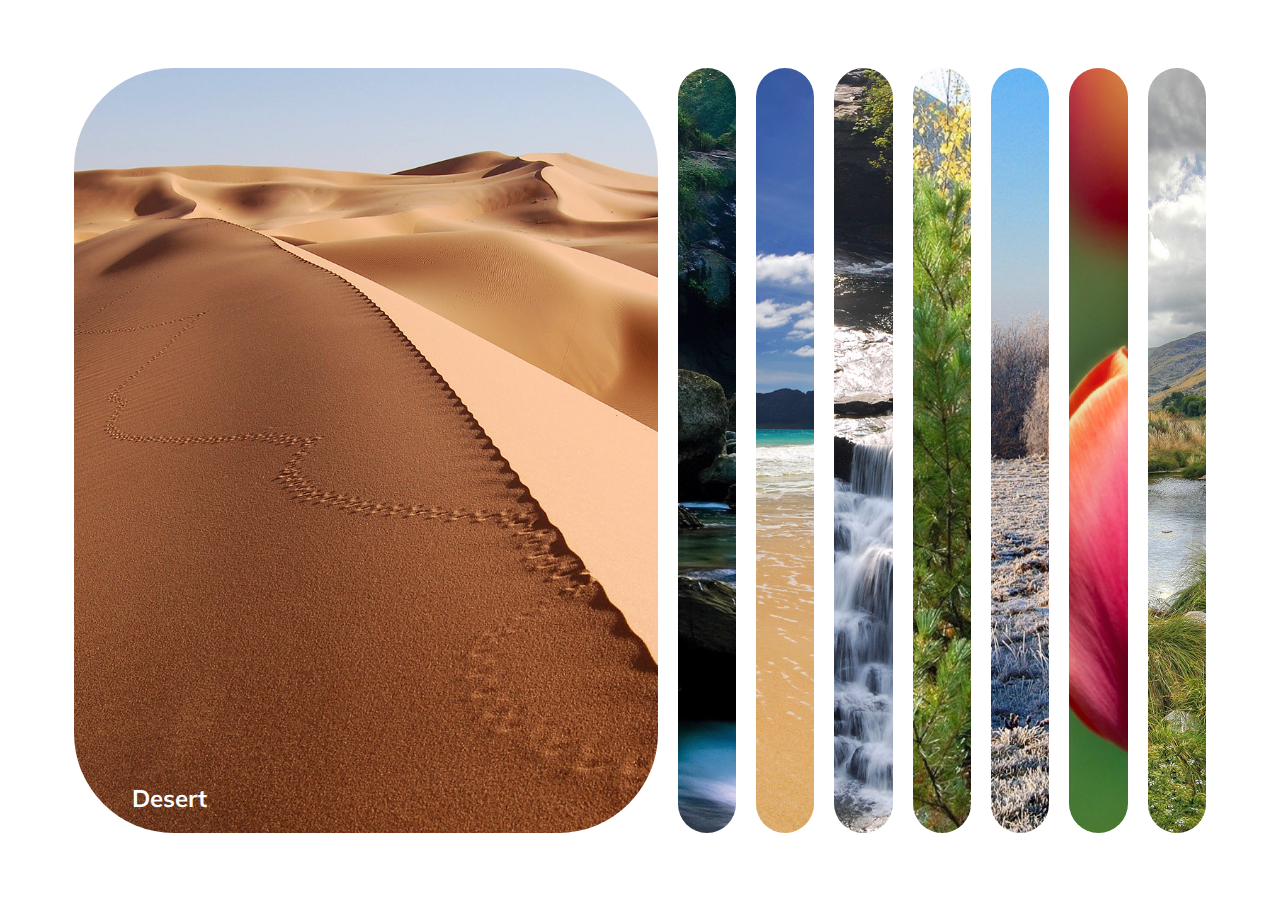
<file: 01. Expanding Cards/index.html>
<!DOCTYPE html>
<html lang="en">
<head>
    <meta charset="UTF-8">
    <meta name="viewport" content="width=device-width, initial-scale=1.0">
    <meta http-equiv="X-UA-Compatible" content="ie=edge">
    <link rel="preconnect" href="https://fonts.gstatic.com">
    <link href="https://fonts.googleapis.com/css?family=Muli&display=swap" rel="stylesheet">
    <link rel="stylesheet" href="style.css">
    <script defer src="script.js"></script>
    <title>Expanding Cards</title>
</head>
<body>
<div class="container">
    <div class="panel active" style="background-image: url('../img/1.jpg')">
        <h3>Desert</h3>
    </div>
    <div class="panel" style="background-image: url('../img/2.jpg')">
        <h3>Waterfall</h3>
    </div>
    <div class="panel" style="background-image: url('../img/3.jpg')">
        <h3>Sunny Beach</h3>
    </div>
    <div class="panel" style="background-image: url('../img/4.jpg')">
        <h3>River</h3>
    </div>
    <div class="panel" style="background-image: url('../img/5.jpg')">
        <h3>Green forest</h3>
    </div>
    <div class="panel" style="background-image: url('../img/6.jpg')">
        <h3>Winter forest</h3>
    </div>
    <div class="panel" style="background-image: url('../img/7.jpg')">
        <h3>Flowers</h3>
    </div>
    <div class="panel" style="background-image: url('../img/11.jpg')">
        <h3>Clouds and forest</h3>
    </div>
</div>


</body>
</html>
</file>
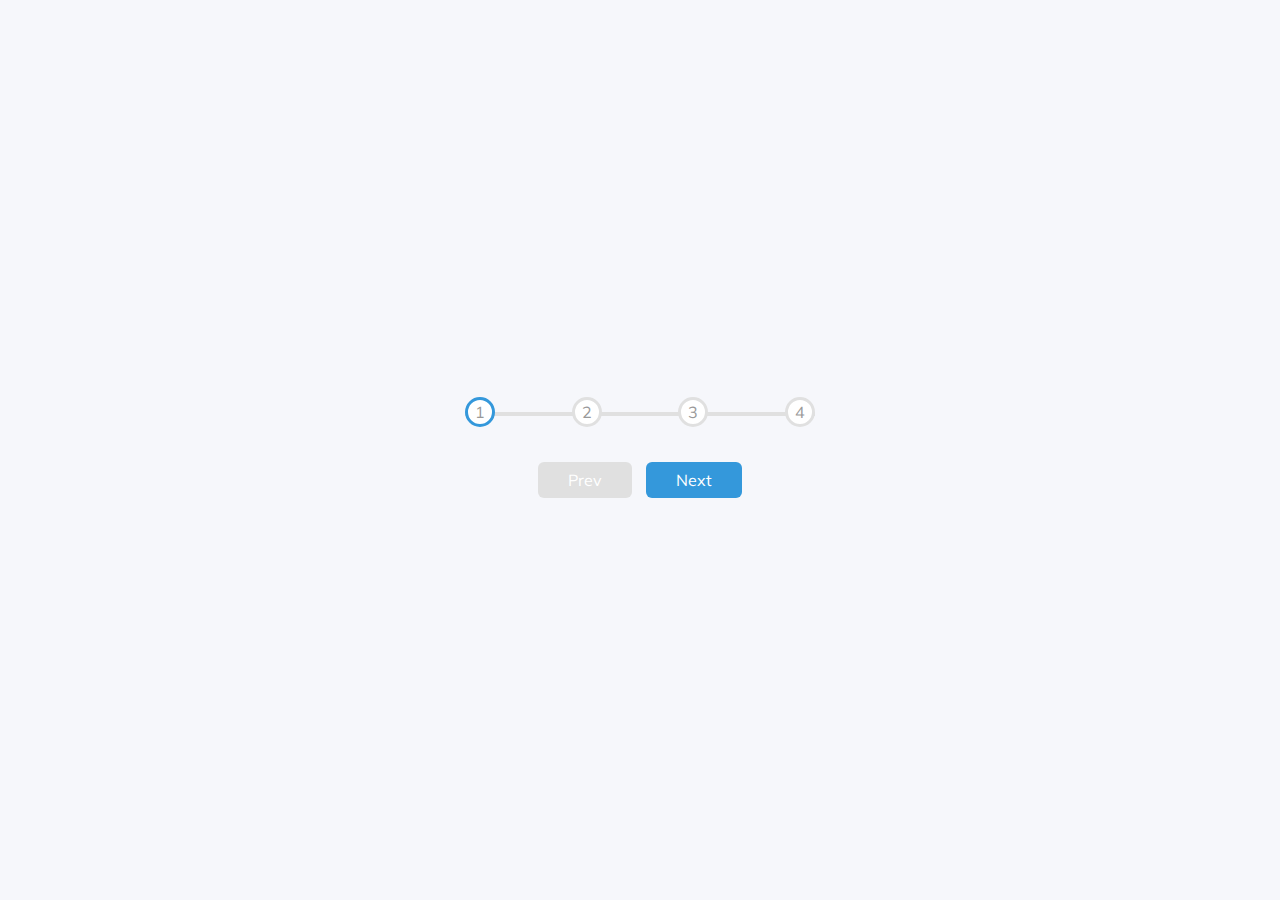
<file: 02. Progress Steps/index.html>
<!DOCTYPE html>
<html lang="en">
<head>
  <meta charset="UTF-8">
  <meta name="viewport" content="width=device-width, initial-scale=1.0">
  <meta http-equiv="X-UA-Compatible" content="ie=edge">
  <link rel="preconnect" href="https://fonts.gstatic.com">
  <link href="https://fonts.googleapis.com/css2?family=Muli&display=swap" rel="stylesheet">
  <!--    <link rel="stylesheet" href="<link rel="stylesheet" href="https://cdnjs.cloudflare.com/ajax/libs/font-awesome/5.15.2/css/all.min.css" integrity="sha512-HK5fgLBL+xu6dm/Ii3z4xhlSUyZgTT9tuc/hSrtw6uzJOvgRr2a9jyxxT1ely+B+xFAmJKVSTbpM/CuL7qxO8w==" crossorigin="anonymous"/>-->
  <link rel="stylesheet" href="style.css">
  <script defer src="script.js"></script>
  <title>Progress steps</title>
</head>
<body>
<div class="container">
  <div class="progress-container">
    <div class="progress" id="progress"></div>
    <div class="circle active">1</div>
    <div class="circle">2</div>
    <div class="circle">3</div>
    <div class="circle">4</div>
  </div>
  <button class="btn" id="prev" disabled>Prev</button>
  <button class="btn" id="next">Next</button>
  <!--test-->
</div>


</body>
</html>
</file>
<file: 01. Expanding Cards/style.css>
/*@import url('https://fonts.googleapis.com/css2?family=Roboto:wght@400;700&display=swap');*/

* {
    box-sizing: border-box;

}

body {
    font-family: 'Muli', sans-serif;
    display: flex;
    align-items: center;
    justify-content: center;
    height: 100vh;
    overflow: hidden;
    margin: 0;

}

.container {
    display: flex;
    width: 90vw;
}

.panel {
    background-size: auto 100%;
    background-position: center;
    /*no repeat images on background*/
    background-repeat: no-repeat;
    height: 85vh;
    border-radius: 100px;
    color: #fff;
    cursor: pointer;
    /*make images symmetrical*/
    flex: 0.5;
    margin: 10px;
    /*to make position of h3 inside absolute*/
    position: relative;
    transition: flex 0.7s ease-in;
}

.panel h3 {
    font-size: 24px;
    position: absolute;
    /*move to bottom side of the section*/
    bottom: 20px;
    left: 10%;
    margin: 0 auto;
    /*make h3 tags invisible*/
    opacity: 0;
}

.panel.active {
    flex: 5;
}

.panel.active h3 {
    opacity: 1;
    transition: opacity 0.3s ease-in 0.4s;
}

@media (max-width: 480px) {
    .container {
        width: 100vw;
    }

    .panel:nth-of-type(4), .panel:nth-of-type(5) {
        display: none;
    }
}
</file>
<file: 02. Progress Steps/style.css>
* {
  box-sizing: border-box;
}

:root {
  --line-border-fill: #3498db;
  --line-border-empty: #e0e0e0;
}

body {
  background-color: #f6f7fb;
  font-family: 'Muli', sans-serif;
  display: flex;
  align-items: center;
  justify-content: center;
  height: 100vh;
  overflow: hidden;
  margin: 0;
}
/*align items*/
.container {
  text-align: center;
}

.progress-container {
  display: flex;
  /*align items width remaining space  between them */
  justify-content: space-between;
  position: relative;
  margin-bottom: 30px;
  max-width: 100%;
  width: 350px;
}

.progress-container::before {
  /*Dont forget to put content if You use before!*/
  content: '';
  background-color: var(--line-border-empty);
  position: absolute;
  top: 50%;
  left: 0;
(- 50 %);
  height: 4px;
  width: 100%;
  z-index: -1;
}

.progress {
  background-color: var(--line-border-fill);
  position: absolute;
  top: 50%;
  left: 0;
  transform: translateY(-50%);
  height: 4px;
  width: 0;
  z-index: -1;
  transition: 0.4s ease;
}

.circle {
  background-color: #fff;
  color: #999;
  border-radius: 50%;
  height: 30px;
  width: 30px;
  /*to align items in center*/
  display: flex;
  align-items: center;
  justify-content: center;

  border: 3px solid var(--line-border-empty);
  transition: .4s ease
}

.circle.active {
  border-color: var(--line-border-fill);
}

.btn {
  background-color: var(--line-border-fill);
  color: #fff;
  border: none;
  border-radius: 6px;
  cursor: pointer;
  font-family: inherit;
  padding: 8px 30px;
  margin: 5px;
  font-size: 16px;
}

.btn:active {
  /*make button responsive to click*/
  transform: scale(0.98);
}

.btn:focus {
  outline: none;
}

.btn:disabled {
  background-color: var(--line-border-empty);
  cursor: not-allowed;
}
</file>
